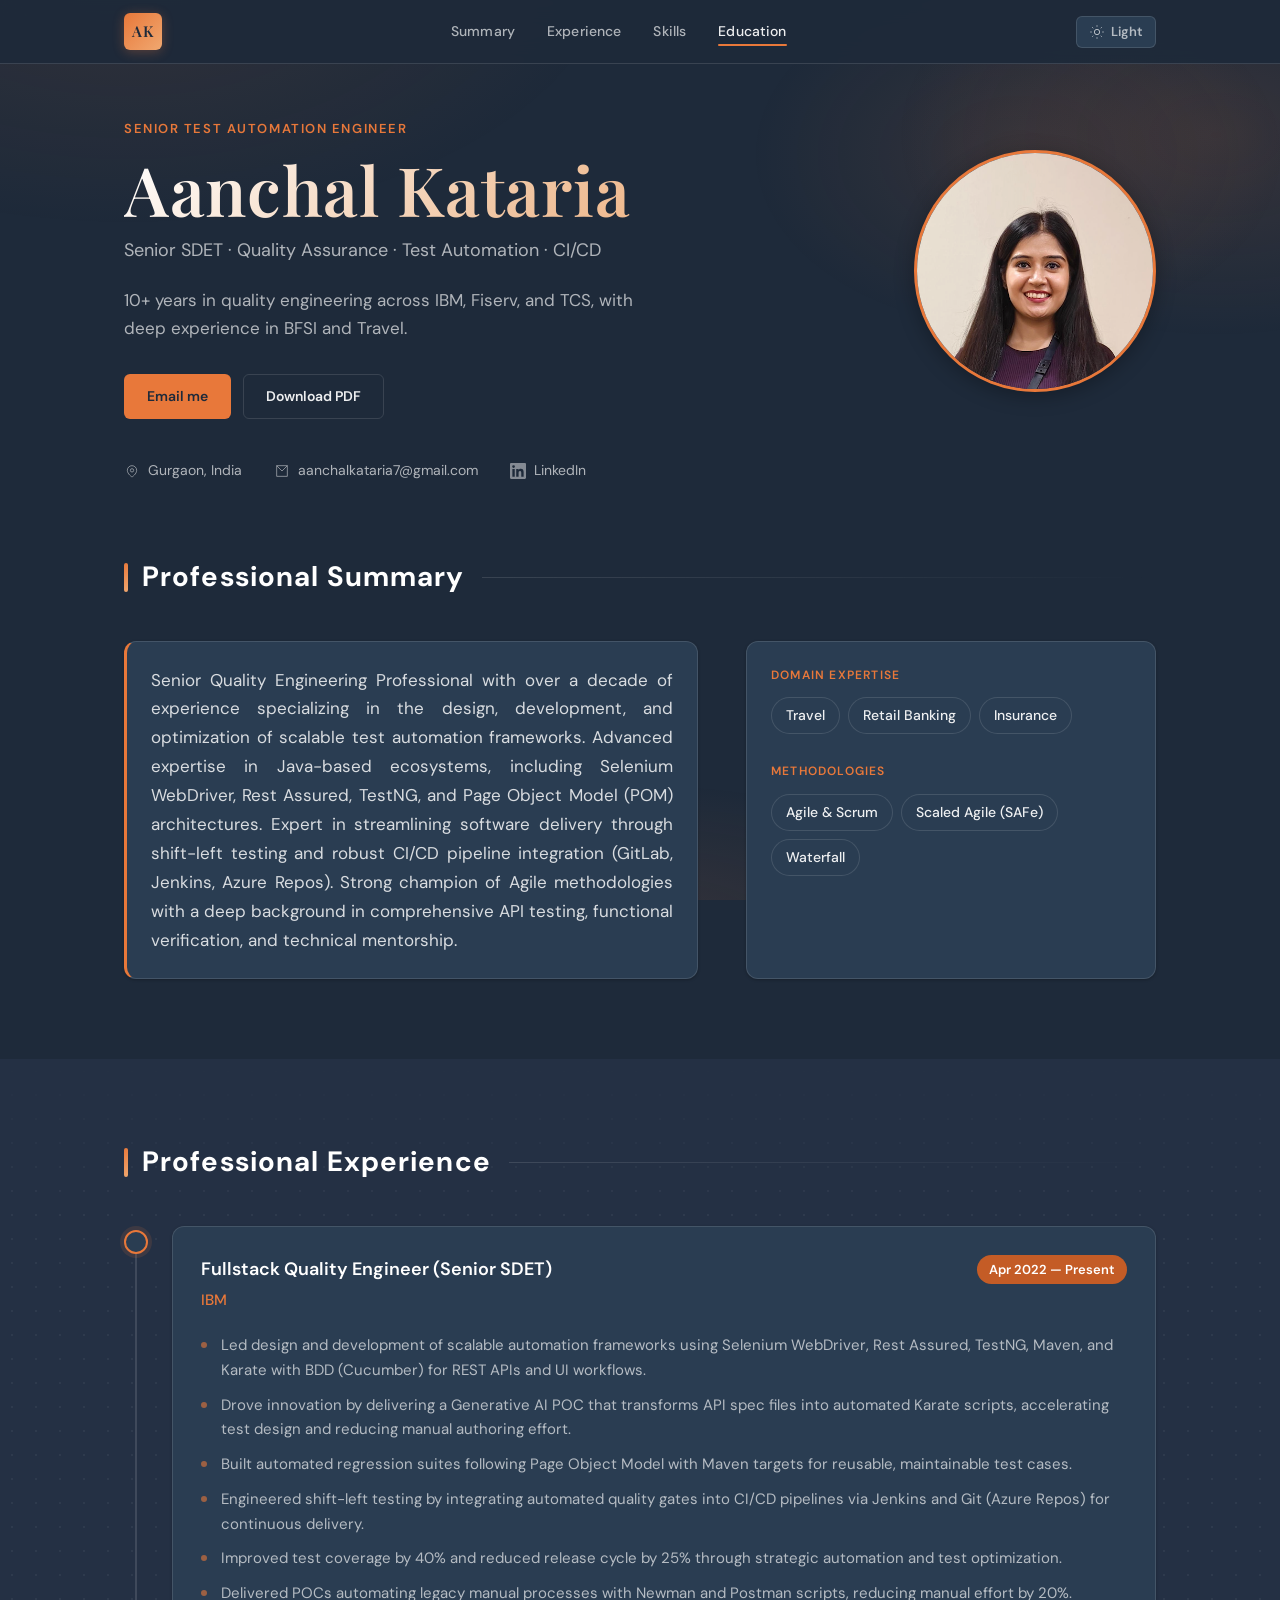
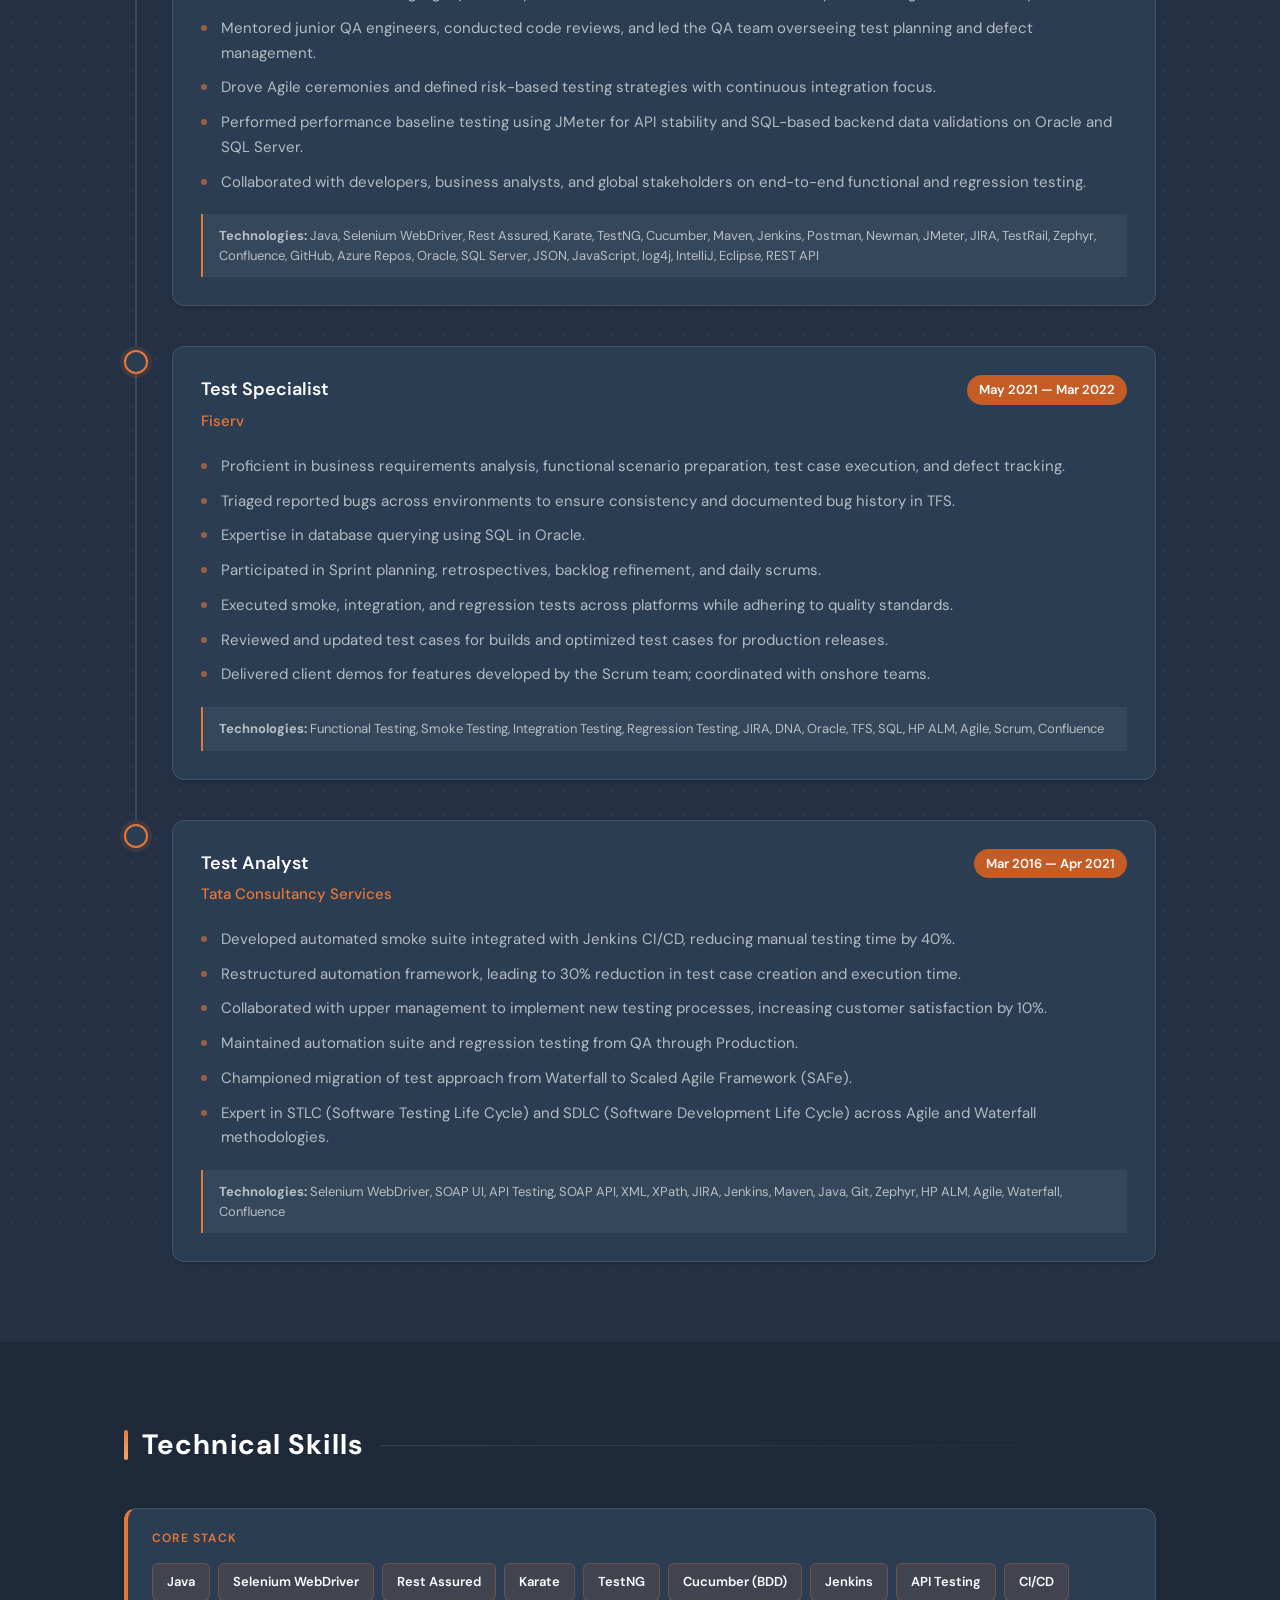
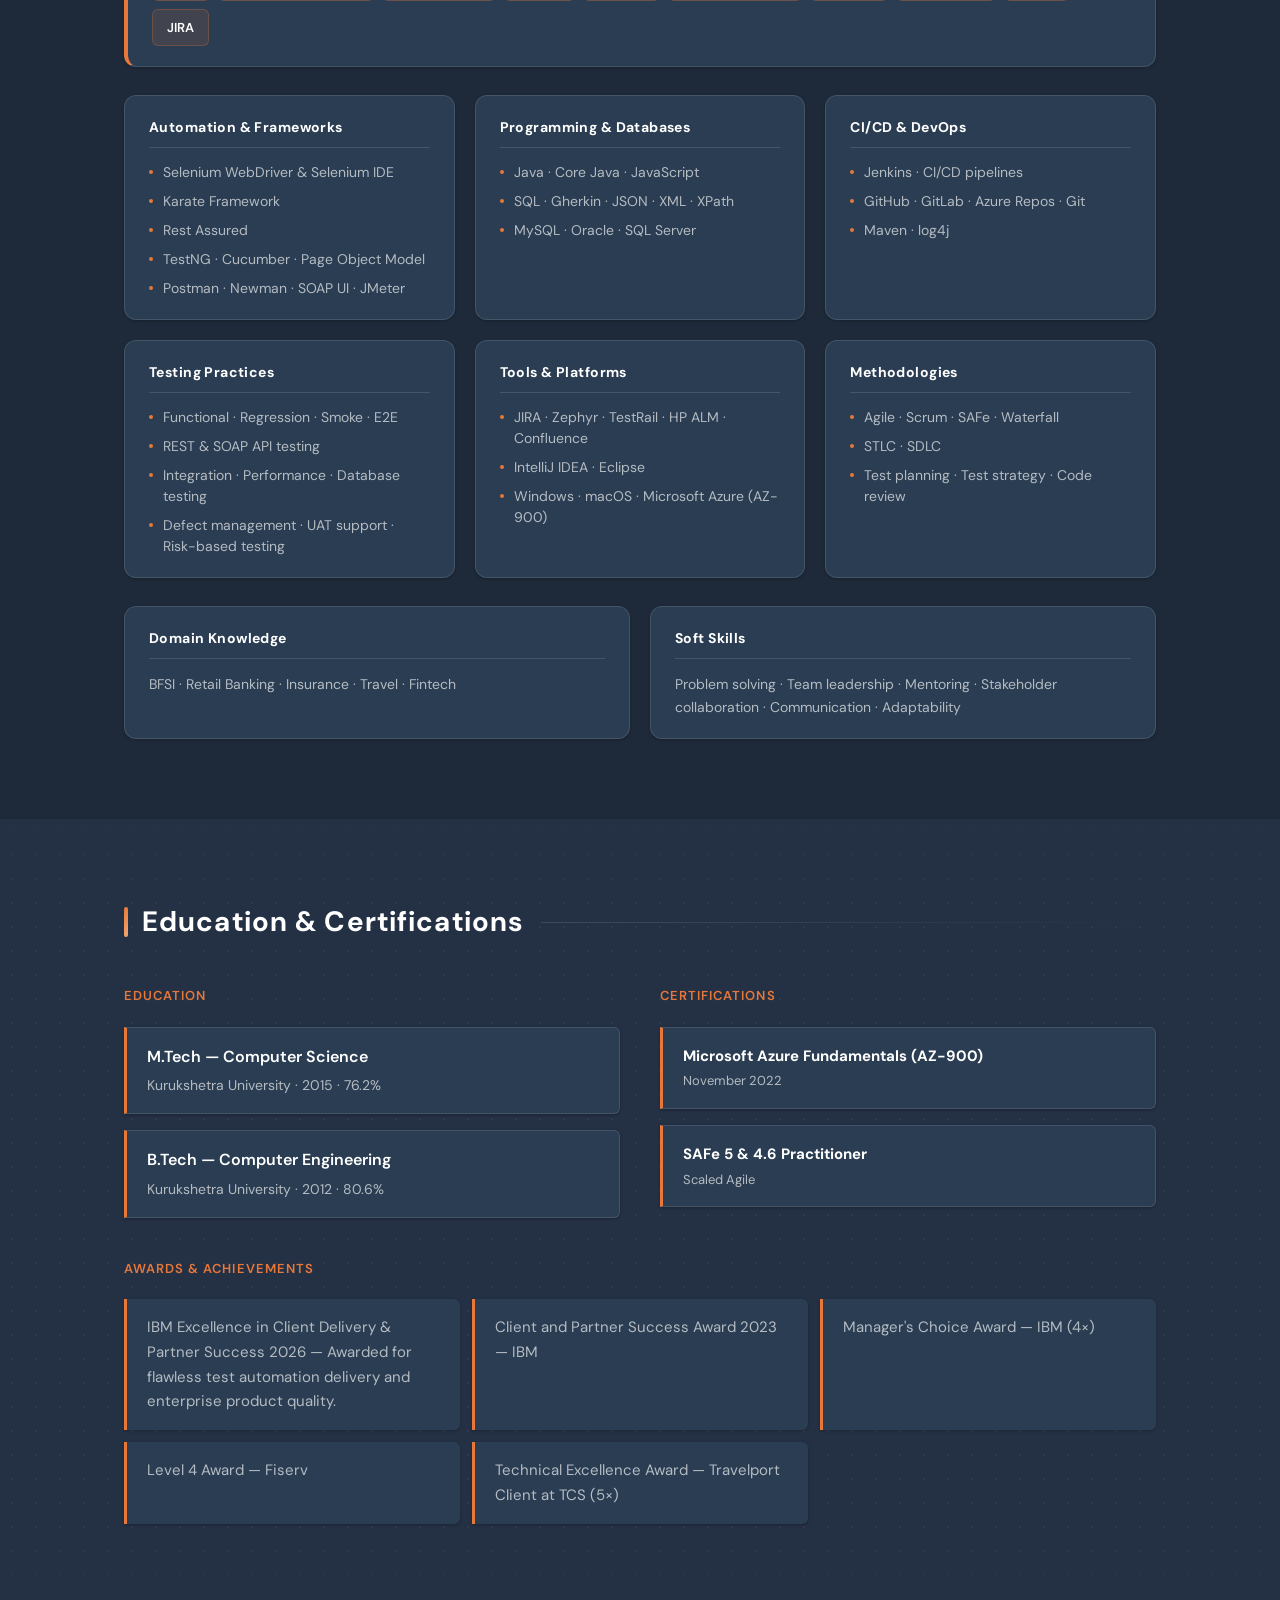
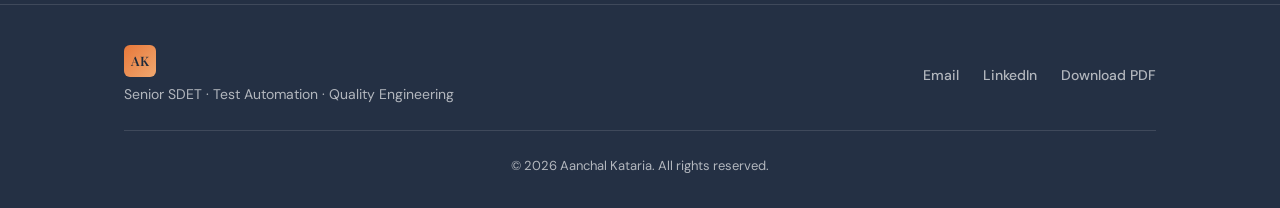
<file: index.html>
<!DOCTYPE html>
<html lang="en">
<head>
  <meta charset="UTF-8">
  <meta name="viewport" content="width=device-width, initial-scale=1.0">
  <meta name="description" content="Aanchal Kataria — Senior Test Automation Engineer & SDET with 10+ years of experience in quality engineering, API automation, Selenium, Karate, Rest Assured, and CI/CD.">
  <meta name="author" content="Aanchal Kataria">
  <meta name="keywords" content="Senior SDET, Test Automation Engineer, Quality Assurance, Selenium WebDriver, Rest Assured, Karate, TestNG, Cucumber, BDD, Jenkins, CI/CD, API Testing, REST API, SOAP API, Java, JIRA, Agile, Scrum, SAFe, IBM, Fiserv, TCS, Gurgaon">
  <meta name="robots" content="index, follow">
  <meta property="og:title" content="Aanchal Kataria | Senior SDET | Test Automation Engineer">
  <meta property="og:description" content="Senior SDET with 10+ years in test automation, API testing, Selenium, Karate, Rest Assured, Jenkins CI/CD, and Agile quality engineering.">
  <meta property="og:type" content="profile">
  <meta property="og:image" content="assets/aanchal-photo.png">
  <title>Aanchal Kataria | Senior SDET | Test Automation Engineer</title>
  <script>
    (function () {
      var stored = localStorage.getItem("theme");
      document.documentElement.setAttribute("data-theme", stored || "dark");
    })();
  </script>
  <script type="application/ld+json">
  {
    "@context": "https://schema.org",
    "@type": "Person",
    "name": "Aanchal Kataria",
    "image": "assets/aanchal-photo.png",
    "jobTitle": "Senior Test Automation Engineer",
    "description": "Senior SDET with 10+ years leading test automation, API testing, and CI/CD quality engineering across BFSI and Travel domains.",
    "email": "aanchalkataria7@gmail.com",
    "address": {
      "@type": "PostalAddress",
      "addressLocality": "Gurgaon",
      "addressRegion": "Haryana",
      "addressCountry": "IN"
    },
    "url": "https://www.linkedin.com/in/aanchal-kataria/",
    "sameAs": ["https://www.linkedin.com/in/aanchal-kataria/"],
    "knowsAbout": [
      "Selenium WebDriver", "Test Automation", "SDET", "Quality Assurance",
      "Rest Assured", "Karate", "TestNG", "Cucumber", "BDD", "Page Object Model",
      "API Testing", "REST API", "SOAP API", "Jenkins", "CI/CD", "Java",
      "JIRA", "Agile", "Scrum", "SAFe", "JMeter", "Postman", "Oracle", "SQL Server"
    ],
    "alumniOf": [
      {"@type": "CollegeOrUniversity", "name": "Kurukshetra University"}
    ],
    "hasCredential": [
      {"@type": "EducationalOccupationalCredential", "name": "Microsoft Azure Fundamentals AZ-900"},
      {"@type": "EducationalOccupationalCredential", "name": "SAFe 5 Practitioner"}
    ],
    "worksFor": {"@type": "Organization", "name": "IBM"},
    "workExperience": [
      {
        "@type": "OrganizationRole",
        "roleName": "Fullstack Quality Engineer (Senior SDET)",
        "startDate": "2022-04",
        "worksFor": {"@type": "Organization", "name": "IBM"}
      },
      {
        "@type": "OrganizationRole",
        "roleName": "Test Specialist",
        "startDate": "2021-05",
        "endDate": "2022-03",
        "worksFor": {"@type": "Organization", "name": "Fiserv"}
      },
      {
        "@type": "OrganizationRole",
        "roleName": "Test Analyst",
        "startDate": "2016-03",
        "endDate": "2021-04",
        "worksFor": {"@type": "Organization", "name": "Tata Consultancy Services"}
      }
    ]
  }
  </script>
  <link rel="preconnect" href="https://fonts.googleapis.com">
  <link rel="preconnect" href="https://fonts.gstatic.com" crossorigin>
  <link href="https://fonts.googleapis.com/css2?family=DM+Sans:ital,opsz,wght@0,9..40,400;0,9..40,500;0,9..40,600;0,9..40,700;1,9..40,400&family=Instrument+Serif:ital@0;1&family=Playfair+Display:wght@500;600&display=swap" rel="stylesheet">
  <link rel="stylesheet" href="css/styles.css">
</head>
<body>
  <a class="skip-link" href="#main">Skip to content</a>

  <header class="site-header">
    <nav class="nav" aria-label="Primary">
      <a class="nav-logo" href="#">AK</a>
      <ul class="nav-links">
        <li><a href="#about">Summary</a></li>
        <li><a href="#experience">Experience</a></li>
        <li><a href="#skills">Skills</a></li>
        <li><a href="#education">Education</a></li>
      </ul>
      <div class="nav-actions">
        <button class="theme-toggle" id="theme-toggle" type="button" aria-label="Switch to light theme">
          <svg class="theme-icon theme-icon-sun" aria-hidden="true" viewBox="0 0 24 24" fill="none" stroke="currentColor" stroke-width="1.5"><circle cx="12" cy="12" r="4"/><path d="M12 2v2M12 20v2M4.93 4.93l1.41 1.41M17.66 17.66l1.41 1.41M2 12h2M20 12h2M4.93 19.07l1.41-1.41M17.66 6.34l1.41-1.41"/></svg>
          <svg class="theme-icon theme-icon-moon" aria-hidden="true" viewBox="0 0 24 24" fill="none" stroke="currentColor" stroke-width="1.5"><path d="M21 12.79A9 9 0 1 1 11.21 3 7 7 0 0 0 21 12.79z"/></svg>
          <span class="theme-toggle-label">Light</span>
        </button>
        <button class="nav-toggle" aria-label="Toggle menu" aria-expanded="false">
        <span></span>
        <span></span>
        <span></span>
        </button>
      </div>
    </nav>
  </header>

  <main id="main">
    <section class="hero" aria-labelledby="hero-heading">
      <div class="hero-content">
        <p class="hero-eyebrow">Senior Test Automation Engineer</p>
        <h1 id="hero-heading">Aanchal Kataria</h1>
        <p class="hero-tagline">Senior SDET · Quality Assurance · Test Automation · CI/CD</p>
        <p class="hero-summary">
          10+ years in quality engineering across IBM, Fiserv, and TCS, with deep experience in BFSI and Travel.
        </p>
        <div class="hero-actions">
          <a class="btn btn-primary" href="mailto:aanchalkataria7@gmail.com">Email me</a>
          <a class="btn btn-ghost" href="assets/aanchal-kataria-resume.pdf" download="Aanchal-Kataria-Resume.pdf">Download PDF</a>
        </div>
        <ul class="hero-meta">
          <li>
            <svg aria-hidden="true" viewBox="0 0 24 24" fill="none" stroke="currentColor" stroke-width="1.5"><path d="M12 21s-7-4.5-7-10a7 7 0 1 1 14 0c0 5.5-7 10-7 10z"/><circle cx="12" cy="11" r="2.5"/></svg>
            Gurgaon, India
          </li>
          <li>
            <svg aria-hidden="true" viewBox="0 0 24 24" fill="none" stroke="currentColor" stroke-width="1.5"><path d="M4 4h16v16H4z"/><path d="m4 4 8 8 8-8"/></svg>
            <a href="mailto:aanchalkataria7@gmail.com">aanchalkataria7@gmail.com</a>
          </li>
          <li>
            <svg aria-hidden="true" viewBox="0 0 24 24" fill="currentColor"><path d="M20.447 20.452h-3.554v-5.569c0-1.328-.027-3.037-1.852-3.037-1.853 0-2.136 1.445-2.136 2.939v5.667H9.351V9h3.414v1.561h.046c.477-.9 1.637-1.85 3.37-1.85 3.601 0 4.267 2.37 4.267 5.455v6.286zM5.337 7.433a2.062 2.062 0 0 1-2.063-2.065 2.064 2.064 0 1 1 2.063 2.065zm1.782 13.019H3.555V9h3.564v11.452zM22.225 0H1.771C.792 0 0 .774 0 1.729v20.542C0 23.227.792 24 1.771 24h20.451C23.2 24 24 23.227 24 22.271V1.729C24 .774 23.2 0 22.222 0h.003z"/></svg>
            <a href="https://www.linkedin.com/in/aanchal-kataria/" target="_blank" rel="noopener noreferrer">LinkedIn</a>
          </li>
        </ul>
      </div>
      <div class="hero-aside">
        <picture class="hero-photo">
          <img src="assets/aanchal-photo.png" alt="Aanchal Kataria — Senior SDET" width="308" height="308">
        </picture>
      </div>
    </section>

    <section id="about" class="section">
      <div class="container">
        <h2 class="section-title">Professional Summary</h2>
        <div class="about-grid">
          <p class="about-text">Senior Quality Engineering Professional with over a decade of experience specializing in the design, development, and optimization of scalable test automation frameworks. Advanced expertise in Java-based ecosystems, including Selenium WebDriver, Rest Assured, TestNG, and Page Object Model (POM) architectures. Expert in streamlining software delivery through shift-left testing and robust CI/CD pipeline integration (GitLab, Jenkins, Azure Repos). Strong champion of Agile methodologies with a deep background in comprehensive API testing, functional verification, and technical mentorship.</p>
          <div class="about-domains">
            <h3>Domain Expertise</h3>
            <ul>
              <li>Travel</li>
              <li>Retail Banking</li>
              <li>Insurance</li>
            </ul>
            <h3>Methodologies</h3>
            <ul>
              <li>Agile &amp; Scrum</li>
              <li>Scaled Agile (SAFe)</li>
              <li>Waterfall</li>
            </ul>
          </div>
        </div>
      </div>
    </section>

    <section id="experience" class="section section-alt">
      <div class="container">
        <h2 class="section-title">Professional Experience</h2>
        <ol class="timeline">
          <li class="timeline-item">
            <div class="timeline-marker" aria-hidden="true"></div>
            <article class="timeline-card">
              <header class="timeline-header">
                <div>
                  <h3>Fullstack Quality Engineer (Senior SDET)</h3>
                  <p class="timeline-company">IBM</p>
                </div>
                <time datetime="2022-04">Apr 2022 — Present</time>
              </header>
              <ul class="timeline-details">
                <li>Led design and development of scalable automation frameworks using Selenium WebDriver, Rest Assured, TestNG, Maven, and Karate with BDD (Cucumber) for REST APIs and UI workflows.</li>
                <li>Drove innovation by delivering a Generative AI POC that transforms API spec files into automated Karate scripts, accelerating test design and reducing manual authoring effort.</li>
                <li>Built automated regression suites following Page Object Model with Maven targets for reusable, maintainable test cases.</li>
                <li>Engineered shift-left testing by integrating automated quality gates into CI/CD pipelines via Jenkins and Git (Azure Repos) for continuous delivery.</li>
                <li>Improved test coverage by 40% and reduced release cycle by 25% through strategic automation and test optimization.</li>
                <li>Delivered POCs automating legacy manual processes with Newman and Postman scripts, reducing manual effort by 20%.</li>
                <li>Mentored junior QA engineers, conducted code reviews, and led the QA team overseeing test planning and defect management.</li>
                <li>Drove Agile ceremonies and defined risk-based testing strategies with continuous integration focus.</li>
                <li>Performed performance baseline testing using JMeter for API stability and SQL-based backend data validations on Oracle and SQL Server.</li>
                <li>Collaborated with developers, business analysts, and global stakeholders on end-to-end functional and regression testing.</li>
              </ul>
              <p class="timeline-env"><strong>Technologies:</strong> Java, Selenium WebDriver, Rest Assured, Karate, TestNG, Cucumber, Maven, Jenkins, Postman, Newman, JMeter, JIRA, TestRail, Zephyr, Confluence, GitHub, Azure Repos, Oracle, SQL Server, JSON, JavaScript, log4j, IntelliJ, Eclipse, REST API</p>
            </article>
          </li>

          <li class="timeline-item">
            <div class="timeline-marker" aria-hidden="true"></div>
            <article class="timeline-card">
              <header class="timeline-header">
                <div>
                  <h3>Test Specialist</h3>
                  <p class="timeline-company">Fiserv</p>
                </div>
                <time datetime="2021-05/2022-03">May 2021 — Mar 2022</time>
              </header>
              <ul class="timeline-details">
                <li>Proficient in business requirements analysis, functional scenario preparation, test case execution, and defect tracking.</li>
                <li>Triaged reported bugs across environments to ensure consistency and documented bug history in TFS.</li>
                <li>Expertise in database querying using SQL in Oracle.</li>
                <li>Participated in Sprint planning, retrospectives, backlog refinement, and daily scrums.</li>
                <li>Executed smoke, integration, and regression tests across platforms while adhering to quality standards.</li>
                <li>Reviewed and updated test cases for builds and optimized test cases for production releases.</li>
                <li>Delivered client demos for features developed by the Scrum team; coordinated with onshore teams.</li>
              </ul>
              <p class="timeline-env"><strong>Technologies:</strong> Functional Testing, Smoke Testing, Integration Testing, Regression Testing, JIRA, DNA, Oracle, TFS, SQL, HP ALM, Agile, Scrum, Confluence</p>
            </article>
          </li>

          <li class="timeline-item">
            <div class="timeline-marker" aria-hidden="true"></div>
            <article class="timeline-card">
              <header class="timeline-header">
                <div>
                  <h3>Test Analyst</h3>
                  <p class="timeline-company">Tata Consultancy Services</p>
                </div>
                <time datetime="2016-03/2021-04">Mar 2016 — Apr 2021</time>
              </header>
              <ul class="timeline-details">
                <li>Developed automated smoke suite integrated with Jenkins CI/CD, reducing manual testing time by 40%.</li>
                <li>Restructured automation framework, leading to 30% reduction in test case creation and execution time.</li>
                <li>Collaborated with upper management to implement new testing processes, increasing customer satisfaction by 10%.</li>
                <li>Maintained automation suite and regression testing from QA through Production.</li>
                <li>Championed migration of test approach from Waterfall to Scaled Agile Framework (SAFe).</li>
                <li>Expert in STLC (Software Testing Life Cycle) and SDLC (Software Development Life Cycle) across Agile and Waterfall methodologies.</li>
              </ul>
              <p class="timeline-env"><strong>Technologies:</strong> Selenium WebDriver, SOAP UI, API Testing, SOAP API, XML, XPath, JIRA, Jenkins, Maven, Java, Git, Zephyr, HP ALM, Agile, Waterfall, Confluence</p>
            </article>
          </li>
        </ol>
      </div>
    </section>

    <section id="skills" class="section">
      <div class="container">
        <h2 class="section-title">Technical Skills</h2>

        <div class="skills-showcase">
          <div class="skills-core">
            <p class="skills-core-label">Core stack</p>
            <div class="skills-core-tags">
              <span>Java</span>
              <span>Selenium WebDriver</span>
              <span>Rest Assured</span>
              <span>Karate</span>
              <span>TestNG</span>
              <span>Cucumber (BDD)</span>
              <span>Jenkins</span>
              <span>API Testing</span>
              <span>CI/CD</span>
              <span>JIRA</span>
            </div>
          </div>

          <div class="skills-cards">
            <article class="skill-card">
              <h3>Automation &amp; Frameworks</h3>
              <ul>
                <li>Selenium WebDriver &amp; Selenium IDE</li>
                <li>Karate Framework</li>
                <li>Rest Assured</li>
                <li>TestNG · Cucumber · Page Object Model</li>
                <li>Postman · Newman · SOAP UI · JMeter</li>
              </ul>
            </article>

            <article class="skill-card">
              <h3>Programming &amp; Databases</h3>
              <ul>
                <li>Java · Core Java · JavaScript</li>
                <li>SQL · Gherkin · JSON · XML · XPath</li>
                <li>MySQL · Oracle · SQL Server</li>
              </ul>
            </article>

            <article class="skill-card">
              <h3>CI/CD &amp; DevOps</h3>
              <ul>
                <li>Jenkins · CI/CD pipelines</li>
                <li>GitHub · GitLab · Azure Repos · Git</li>
                <li>Maven · log4j</li>
              </ul>
            </article>

            <article class="skill-card">
              <h3>Testing Practices</h3>
              <ul>
                <li>Functional · Regression · Smoke · E2E</li>
                <li>REST &amp; SOAP API testing</li>
                <li>Integration · Performance · Database testing</li>
                <li>Defect management · UAT support · Risk-based testing</li>
              </ul>
            </article>

            <article class="skill-card">
              <h3>Tools &amp; Platforms</h3>
              <ul>
                <li>JIRA · Zephyr · TestRail · HP ALM · Confluence</li>
                <li>IntelliJ IDEA · Eclipse</li>
                <li>Windows · macOS · Microsoft Azure (AZ-900)</li>
              </ul>
            </article>

            <article class="skill-card">
              <h3>Methodologies</h3>
              <ul>
                <li>Agile · Scrum · SAFe · Waterfall</li>
                <li>STLC · SDLC</li>
                <li>Test planning · Test strategy · Code review</li>
              </ul>
            </article>
          </div>

          <div class="skills-footer">
            <article class="skill-card skill-card-compact">
              <h3>Domain Knowledge</h3>
              <p>BFSI · Retail Banking · Insurance · Travel · Fintech</p>
            </article>
            <article class="skill-card skill-card-compact">
              <h3>Soft Skills</h3>
              <p>Problem solving · Team leadership · Mentoring · Stakeholder collaboration · Communication · Adaptability</p>
            </article>
          </div>
        </div>
      </div>
    </section>

    <section id="education" class="section section-alt">
      <div class="container">
        <h2 class="section-title">Education &amp; Certifications</h2>
        <div class="edu-grid">
          <div class="edu-block">
            <h3>Education</h3>
            <ul class="edu-list">
              <li>
                <div class="edu-degree">M.Tech — Computer Science</div>
                <div class="edu-school">Kurukshetra University · 2015 · 76.2%</div>
              </li>
              <li>
                <div class="edu-degree">B.Tech — Computer Engineering</div>
                <div class="edu-school">Kurukshetra University · 2012 · 80.6%</div>
              </li>
            </ul>
          </div>
          <div class="edu-block">
            <h3>Certifications</h3>
            <ul class="cert-list">
              <li>
                <strong>Microsoft Azure Fundamentals (AZ-900)</strong>
                <span>November 2022</span>
              </li>
              <li>
                <strong>SAFe 5 &amp; 4.6 Practitioner</strong>
                <span>Scaled Agile</span>
              </li>
            </ul>
          </div>
          <div class="edu-block edu-block-wide">
            <h3>Awards &amp; Achievements</h3>
            <ul class="awards-list">
              <li>IBM Excellence in Client Delivery &amp; Partner Success 2026 — Awarded for flawless test automation delivery and enterprise product quality.</li>
              <li>Client and Partner Success Award 2023 — IBM</li>
              <li>Manager's Choice Award — IBM (4×)</li>
              <li>Level 4 Award — Fiserv</li>
              <li>Technical Excellence Award — Travelport Client at TCS (5×)</li>
            </ul>
          </div>
        </div>
      </div>
    </section>
  </main>

  <button class="back-to-top" id="back-to-top" type="button" aria-label="Back to top" hidden>
    <svg aria-hidden="true" viewBox="0 0 24 24" fill="none" stroke="currentColor" stroke-width="2"><path d="M12 19V5M5 12l7-7 7 7"/></svg>
  </button>

  <footer class="site-footer">
    <div class="container footer-inner">
      <div class="footer-brand">
        <span class="footer-logo" aria-hidden="true">AK</span>
        <p class="footer-tagline">Senior SDET · Test Automation · Quality Engineering</p>
      </div>
      <div class="footer-links">
        <a href="mailto:aanchalkataria7@gmail.com">Email</a>
        <a href="https://www.linkedin.com/in/aanchal-kataria/" target="_blank" rel="noopener noreferrer">LinkedIn</a>
        <a href="assets/aanchal-kataria-resume.pdf" download="Aanchal-Kataria-Resume.pdf">Download PDF</a>
      </div>
      <p class="footer-copy">&copy; <span id="year"></span> Aanchal Kataria. All rights reserved.</p>
    </div>
  </footer>

  <script src="js/main.js"></script>
</body>
</html>
</file>
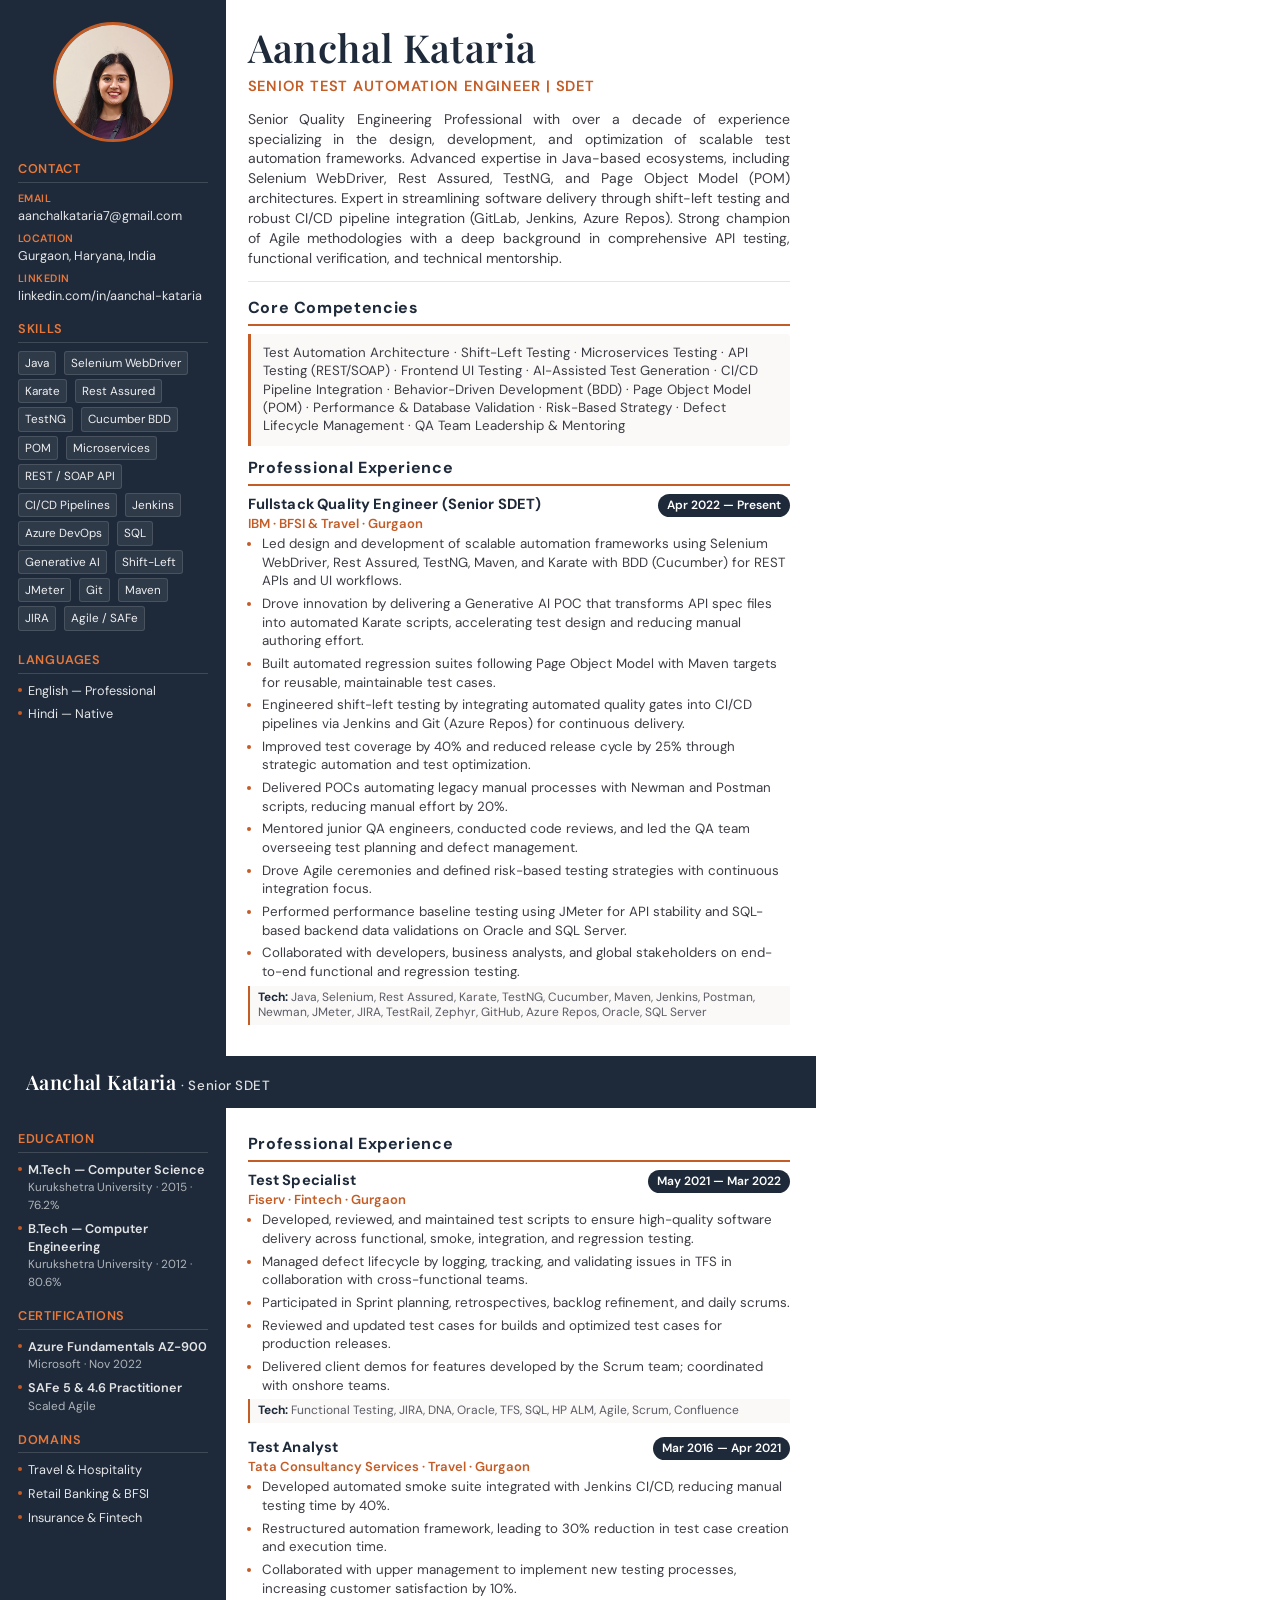
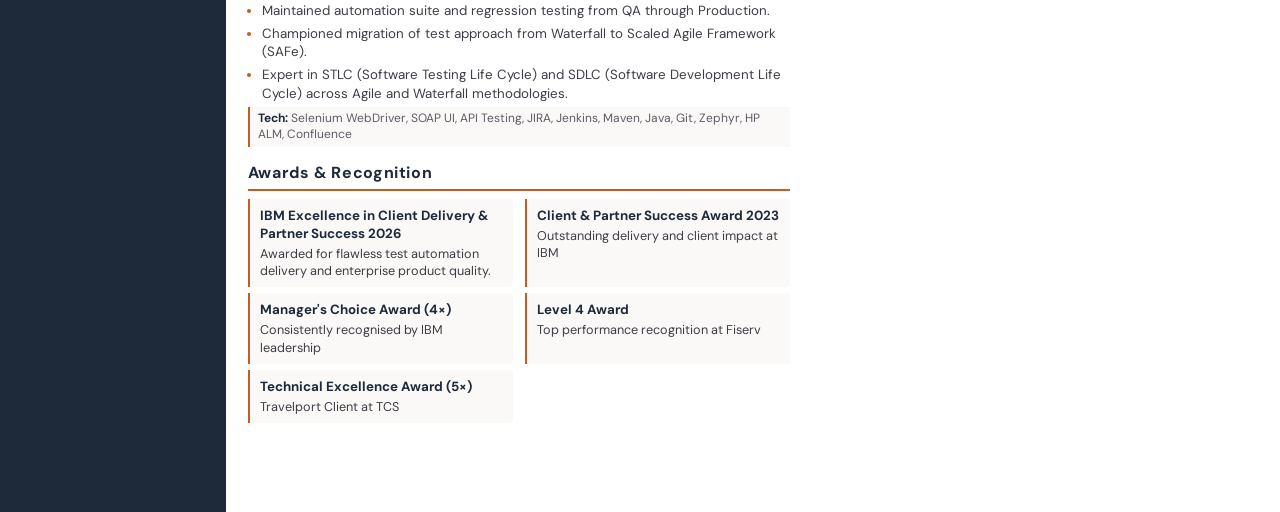
<file: resume-pdf.html>
<!DOCTYPE html>
<html lang="en">
<head>
  <meta charset="UTF-8">
  <title>Aanchal Kataria — Resume</title>
  <link rel="preconnect" href="https://fonts.googleapis.com">
  <link rel="preconnect" href="https://fonts.gstatic.com" crossorigin>
  <link href="https://fonts.googleapis.com/css2?family=DM+Sans:wght@400;500;600;700&family=Playfair+Display:wght@500;600&display=swap" rel="stylesheet">
  <style>
    @page { size: letter; margin: 0; }

    * { box-sizing: border-box; margin: 0; padding: 0; }

    html, body {
      -webkit-print-color-adjust: exact;
      print-color-adjust: exact;
      text-rendering: optimizeLegibility;
      font-kerning: normal;
    }

    body {
      font-family: "DM Sans", Helvetica, Arial, sans-serif;
      font-size: 10.5pt;
      line-height: 1.4;
      color: #1a1a1f;
      background: #fff;
    }

    .page {
      width: 8.5in;
      height: 11in;
      overflow: hidden;
      page-break-after: always;
      background: #fff;
    }

    .page:last-child { page-break-after: auto; }

    .layout {
      display: grid;
      grid-template-columns: 2.35in 1fr;
      height: 11in;
    }

    /* ── Sidebar ── */
    .sidebar {
      background: #1e2a3a;
      color: #fff;
      padding: 22px 18px;
    }

    .photo-wrap {
      width: 120px;
      height: 120px;
      margin: 0 auto 18px;
      border-radius: 50%;
      overflow: hidden;
      border: 3px solid #c45c26;
      background: #f5f2ee;
    }

    .photo-wrap img {
      width: 100%;
      height: 100%;
      object-fit: cover;
      display: block;
    }

    .sidebar h2 {
      font-family: "DM Sans", Helvetica, Arial, sans-serif;
      font-size: 9.5pt;
      font-weight: 600;
      text-transform: uppercase;
      letter-spacing: 0.05em;
      line-height: 1.4;
      color: #e8783a;
      margin-bottom: 8px;
      padding-bottom: 4px;
      border-bottom: 1px solid rgba(255,255,255,0.15);
    }

    .sidebar h2:not(:first-of-type) { margin-top: 16px; }

    .contact-item {
      font-size: 9.5pt;
      color: rgba(255,255,255,0.88);
      margin-bottom: 7px;
      line-height: 1.35;
    }

    .contact-item strong {
      display: block;
      font-size: 8pt;
      font-weight: 600;
      text-transform: uppercase;
      letter-spacing: 0.04em;
      line-height: 1.4;
      color: #e8783a;
      margin-bottom: 1px;
    }

    .skill-tag {
      display: inline-block;
      font-size: 8.8pt;
      color: rgba(255,255,255,0.92);
      background: rgba(255,255,255,0.08);
      border: 1px solid rgba(255,255,255,0.12);
      border-radius: 3px;
      padding: 3px 6px;
      margin: 0 4px 4px 0;
    }

    .sidebar-list li {
      font-size: 9.5pt;
      color: rgba(255,255,255,0.88);
      margin-bottom: 6px;
      padding-left: 10px;
      position: relative;
      list-style: none;
    }

    .sidebar-list li::before {
      content: "";
      position: absolute;
      left: 0; top: 6px;
      width: 4px; height: 4px;
      background: #c45c26;
      border-radius: 50%;
    }

    .sidebar-list .t { font-weight: 600; display: block; }
    .sidebar-list .s { font-size: 8.8pt; color: rgba(255,255,255,0.65); }

    /* ── Main ── */
    .main {
      padding: 24px 26px 20px 22px;
    }

    .main h1 {
      font-family: "Playfair Display", Georgia, "Times New Roman", serif;
      font-size: 29pt;
      font-weight: 600;
      color: #1e2a3a;
      line-height: 1.2;
      letter-spacing: 0.01em;
      margin-bottom: 6px;
    }

    .main .role {
      font-family: "DM Sans", Helvetica, Arial, sans-serif;
      font-size: 11pt;
      font-weight: 600;
      color: #c45c26;
      text-transform: uppercase;
      letter-spacing: 0.06em;
      line-height: 1.45;
      margin-bottom: 12px;
    }

    .summary {
      font-size: 10.5pt;
      color: #3d3d45;
      line-height: 1.42;
      text-align: justify;
      margin-bottom: 14px;
      padding-bottom: 12px;
      border-bottom: 1px solid #e8e4df;
    }

    h2.section {
      font-family: "DM Sans", Helvetica, Arial, sans-serif;
      font-size: 12pt;
      font-weight: 700;
      letter-spacing: 0.04em;
      line-height: 1.45;
      color: #1e2a3a;
      margin-bottom: 8px;
      padding-bottom: 5px;
      border-bottom: 2px solid #c45c26;
    }

    h2.section.spaced { margin-top: 12px; }

    .job { 
      margin-bottom: 14px;
      page-break-inside: avoid;
      break-inside: avoid;
    }

    .job-head {
      display: flex;
      justify-content: space-between;
      align-items: flex-start;
      gap: 8px;
      margin-bottom: 3px;
    }

    .job-title {
      font-size: 11pt;
      font-weight: 700;
      line-height: 1.4;
      letter-spacing: 0.01em;
      color: #1e2a3a;
    }

    .job-meta {
      font-size: 9.8pt;
      font-weight: 600;
      line-height: 1.35;
      color: #c45c26;
    }

    .job-date {
      font-size: 9pt;
      font-weight: 600;
      color: #fff;
      background: #1e2a3a;
      padding: 3px 9px;
      border-radius: 100px;
      white-space: nowrap;
    }

    .job ul { padding-left: 14px; }

    .job li {
      font-size: 10pt;
      color: #3d3d45;
      margin-bottom: 4px;
      line-height: 1.4;
    }

    .job li::marker { color: #c45c26; }

    .tech {
      font-size: 9pt;
      color: #5c5c66;
      background: #faf9f7;
      border-left: 2px solid #c45c26;
      padding: 4px 8px;
      margin-top: 3px;
      line-height: 1.32;
    }

    .tech strong { color: #1e2a3a; }

    .highlight-box {
      background: #faf9f7;
      border-left: 3px solid #c45c26;
      padding: 10px 12px;
      margin-bottom: 10px;
      border-radius: 0 4px 4px 0;
    }

    .highlight-box p {
      font-size: 10pt;
      color: #3d3d45;
      line-height: 1.38;
      margin-bottom: 6px;
    }

    .highlight-box p:last-child { margin-bottom: 0; }

    .awards-grid {
      display: grid;
      grid-template-columns: 1fr 1fr;
      gap: 6px 12px;
    }

    .award-card {
      font-size: 9.5pt;
      color: #3d3d45;
      padding: 8px 10px;
      background: #faf9f7;
      border-left: 2px solid #c45c26;
      border-radius: 0 4px 4px 0;
      line-height: 1.35;
    }

    .award-card strong {
      display: block;
      color: #1e2a3a;
      font-size: 10pt;
      margin-bottom: 2px;
    }

    .page2-header {
      background: #1e2a3a;
      color: #fff;
      padding: 12px 26px;
      font-family: "Playfair Display", Georgia, "Times New Roman", serif;
      font-size: 15pt;
      font-weight: 600;
      letter-spacing: 0.02em;
      line-height: 1.4;
    }

    .page2-header .subtitle {
      font-family: "DM Sans", Helvetica, Arial, sans-serif;
      font-size: 10pt;
      font-weight: 500;
      letter-spacing: 0.04em;
      color: rgba(255, 255, 255, 0.85);
    }
  </style>
</head>
<body>

  <!-- PAGE 1 -->
  <div class="page">
    <div class="layout">
      <aside class="sidebar">
        <div class="photo-wrap">
          <img src="assets/aanchal-photo.png" alt="Aanchal Kataria">
        </div>

        <h2>Contact</h2>
        <div class="contact-item"><strong>Email</strong>aanchalkataria7@gmail.com</div>
        <div class="contact-item"><strong>Location</strong>Gurgaon, Haryana, India</div>
        <div class="contact-item"><strong>LinkedIn</strong>linkedin.com/in/aanchal-kataria</div>

        <h2>Skills</h2>
        <div>
          <span class="skill-tag">Java</span>
          <span class="skill-tag">Selenium WebDriver</span>
          <span class="skill-tag">Karate</span>
          <span class="skill-tag">Rest Assured</span>
          <span class="skill-tag">TestNG</span>
          <span class="skill-tag">Cucumber BDD</span>
          <span class="skill-tag">POM</span>
          <span class="skill-tag">Microservices</span>
          <span class="skill-tag">REST / SOAP API</span>
          <span class="skill-tag">CI/CD Pipelines</span>
          <span class="skill-tag">Jenkins</span>
          <span class="skill-tag">Azure DevOps</span>
          <span class="skill-tag">SQL</span>
          <span class="skill-tag">Generative AI</span>
          <span class="skill-tag">Shift-Left</span>
          <span class="skill-tag">JMeter</span>
          <span class="skill-tag">Git</span>
          <span class="skill-tag">Maven</span>
          <span class="skill-tag">JIRA</span>
          <span class="skill-tag">Agile / SAFe</span>
        </div>

        <h2>Languages</h2>
        <ul class="sidebar-list">
          <li>English — Professional</li>
          <li>Hindi — Native</li>
        </ul>
      </aside>

      <main class="main">
        <h1>Aanchal Kataria</h1>
        <p class="role">Senior Test Automation Engineer | SDET</p>

        <p class="summary">
          Senior Quality Engineering Professional with over a decade of experience specializing in the
          design, development, and optimization of scalable test automation frameworks. Advanced expertise
          in Java-based ecosystems, including Selenium WebDriver, Rest Assured, TestNG, and Page Object
          Model (POM) architectures. Expert in streamlining software delivery through shift-left testing
          and robust CI/CD pipeline integration (GitLab, Jenkins, Azure Repos). Strong champion of Agile
          methodologies with a deep background in comprehensive API testing, functional verification,
          and technical mentorship.
        </p>

        <h2 class="section">Core Competencies</h2>
        <div class="highlight-box">
          <p>Test Automation Architecture · Shift-Left Testing · Microservices Testing · API Testing (REST/SOAP) · Frontend UI Testing · AI-Assisted Test Generation · CI/CD Pipeline Integration · Behavior-Driven Development (BDD) · Page Object Model (POM) · Performance &amp; Database Validation · Risk-Based Strategy · Defect Lifecycle Management · QA Team Leadership &amp; Mentoring</p>
        </div>

        <h2 class="section">Professional Experience</h2>

        <article class="job">
          <div class="job-head">
            <div>
              <div class="job-title">Fullstack Quality Engineer (Senior SDET)</div>
              <div class="job-meta">IBM · BFSI &amp; Travel · Gurgaon</div>
            </div>
            <span class="job-date">Apr 2022 — Present</span>
          </div>
          <ul>
            <li>Led design and development of scalable automation frameworks using Selenium WebDriver, Rest Assured, TestNG, Maven, and Karate with BDD (Cucumber) for REST APIs and UI workflows.</li>
            <li>Drove innovation by delivering a Generative AI POC that transforms API spec files into automated Karate scripts, accelerating test design and reducing manual authoring effort.</li>
            <li>Built automated regression suites following Page Object Model with Maven targets for reusable, maintainable test cases.</li>
            <li>Engineered shift-left testing by integrating automated quality gates into CI/CD pipelines via Jenkins and Git (Azure Repos) for continuous delivery.</li>
            <li>Improved test coverage by 40% and reduced release cycle by 25% through strategic automation and test optimization.</li>
            <li>Delivered POCs automating legacy manual processes with Newman and Postman scripts, reducing manual effort by 20%.</li>
            <li>Mentored junior QA engineers, conducted code reviews, and led the QA team overseeing test planning and defect management.</li>
            <li>Drove Agile ceremonies and defined risk-based testing strategies with continuous integration focus.</li>
            <li>Performed performance baseline testing using JMeter for API stability and SQL-based backend data validations on Oracle and SQL Server.</li>
            <li>Collaborated with developers, business analysts, and global stakeholders on end-to-end functional and regression testing.</li>
          </ul>
          <p class="tech"><strong>Tech:</strong> Java, Selenium, Rest Assured, Karate, TestNG, Cucumber, Maven, Jenkins, Postman, Newman, JMeter, JIRA, TestRail, Zephyr, GitHub, Azure Repos, Oracle, SQL Server</p>
        </article>

      </main>
    </div>
  </div>

  <!-- PAGE 2 -->
  <div class="page">
    <div class="page2-header">Aanchal Kataria <span class="subtitle">· Senior SDET</span></div>
    <div class="layout">
      <aside class="sidebar">
        <h2>Education</h2>
        <ul class="sidebar-list">
          <li><span class="t">M.Tech — Computer Science</span><span class="s">Kurukshetra University · 2015 · 76.2%</span></li>
          <li><span class="t">B.Tech — Computer Engineering</span><span class="s">Kurukshetra University · 2012 · 80.6%</span></li>
        </ul>

        <h2>Certifications</h2>
        <ul class="sidebar-list">
          <li><span class="t">Azure Fundamentals AZ-900</span><span class="s">Microsoft · Nov 2022</span></li>
          <li><span class="t">SAFe 5 &amp; 4.6 Practitioner</span><span class="s">Scaled Agile</span></li>
        </ul>

        <h2>Domains</h2>
        <ul class="sidebar-list">
          <li>Travel &amp; Hospitality</li>
          <li>Retail Banking &amp; BFSI</li>
          <li>Insurance &amp; Fintech</li>
        </ul>
      </aside>

      <main class="main">
        <h2 class="section">Professional Experience</h2>

        <article class="job">
          <div class="job-head">
            <div>
              <div class="job-title">Test Specialist</div>
              <div class="job-meta">Fiserv · Fintech · Gurgaon</div>
            </div>
            <span class="job-date">May 2021 — Mar 2022</span>
          </div>
          <ul>
            <li>Developed, reviewed, and maintained test scripts to ensure high-quality software delivery across functional, smoke, integration, and regression testing.</li>
            <li>Managed defect lifecycle by logging, tracking, and validating issues in TFS in collaboration with cross-functional teams.</li>
            <li>Participated in Sprint planning, retrospectives, backlog refinement, and daily scrums.</li>
            <li>Reviewed and updated test cases for builds and optimized test cases for production releases.</li>
            <li>Delivered client demos for features developed by the Scrum team; coordinated with onshore teams.</li>
          </ul>
          <p class="tech"><strong>Tech:</strong> Functional Testing, JIRA, DNA, Oracle, TFS, SQL, HP ALM, Agile, Scrum, Confluence</p>
        </article>

        <article class="job">
          <div class="job-head">
            <div>
              <div class="job-title">Test Analyst</div>
              <div class="job-meta">Tata Consultancy Services · Travel · Gurgaon</div>
            </div>
            <span class="job-date">Mar 2016 — Apr 2021</span>
          </div>
          <ul>
            <li>Developed automated smoke suite integrated with Jenkins CI/CD, reducing manual testing time by 40%.</li>
            <li>Restructured automation framework, leading to 30% reduction in test case creation and execution time.</li>
            <li>Collaborated with upper management to implement new testing processes, increasing customer satisfaction by 10%.</li>
            <li>Maintained automation suite and regression testing from QA through Production.</li>
            <li>Championed migration of test approach from Waterfall to Scaled Agile Framework (SAFe).</li>
            <li>Expert in STLC (Software Testing Life Cycle) and SDLC (Software Development Life Cycle) across Agile and Waterfall methodologies.</li>
          </ul>
          <p class="tech"><strong>Tech:</strong> Selenium WebDriver, SOAP UI, API Testing, JIRA, Jenkins, Maven, Java, Git, Zephyr, HP ALM, Confluence</p>
        </article>

        <h2 class="section spaced">Awards &amp; Recognition</h2>
        <div class="awards-grid">
          <div class="award-card"><strong>IBM Excellence in Client Delivery &amp; Partner Success 2026</strong>Awarded for flawless test automation delivery and enterprise product quality.</div>
          <div class="award-card"><strong>Client &amp; Partner Success Award 2023</strong>Outstanding delivery and client impact at IBM</div>
          <div class="award-card"><strong>Manager's Choice Award (4×)</strong>Consistently recognised by IBM leadership</div>
          <div class="award-card"><strong>Level 4 Award</strong>Top performance recognition at Fiserv</div>
          <div class="award-card"><strong>Technical Excellence Award (5×)</strong>Travelport Client at TCS</div>
        </div>

      </main>
    </div>
  </div>

</body>
</html>
</file>
<file: css/styles.css>
/* ── Shared design tokens ── */
:root {
  --font-serif: "Instrument Serif", Georgia, serif;
  --font-display: "Playfair Display", Georgia, "Times New Roman", serif;
  --font-sans: "DM Sans", system-ui, sans-serif;

  --radius-sm: 6px;
  --radius-md: 12px;
  --radius-lg: 20px;

  --max-width: 1080px;
  --header-height: 64px;
}

/* ── Light theme (matches PDF resume) ── */
[data-theme="light"] {
  color-scheme: light;

  --color-bg: #ffffff;
  --color-bg-alt: #faf9f7;
  --color-surface: #ffffff;
  --color-text: #1a1a1f;
  --color-text-muted: #5c5c66;
  --color-text-body: #3d3d45;
  --color-accent: #c45c26;
  --color-accent-light: #e8783a;
  --color-accent-bg: rgba(196, 92, 38, 0.08);
  --color-border: #e8e4df;
  --color-heading: #1e2a3a;
  --color-btn-secondary: #1e2a3a;
  --color-btn-secondary-hover: #2a3d52;
  --color-btn-primary-text: #ffffff;
  --color-header-bg: rgba(255, 255, 255, 0.94);
  --color-hero-glow: rgba(196, 92, 38, 0.08);
  --color-highlight-bg: #faf9f7;
  --color-contact-bg: #1e2a3a;
  --color-contact-text: #ffffff;
  --color-contact-muted: rgba(255, 255, 255, 0.75);
  --color-contact-card-bg: rgba(255, 255, 255, 0.06);
  --color-contact-card-border: rgba(255, 255, 255, 0.12);
  --color-contact-card-hover-bg: rgba(232, 120, 58, 0.12);
  --color-contact-card-hover-border: rgba(232, 120, 58, 0.4);
  --color-date-badge-bg: #1e2a3a;
  --color-date-badge-text: #ffffff;

  --shadow-sm: 0 1px 3px rgba(30, 42, 58, 0.06);
  --shadow-md: 0 4px 20px rgba(30, 42, 58, 0.08);
  --shadow-lg: 0 12px 40px rgba(30, 42, 58, 0.1);

  --color-navy: var(--color-heading);
  --gradient-accent: linear-gradient(135deg, #c45c26 0%, #e8783a 100%);
}

/* ── Dark theme (PDF navy sidebar extended) ── */
[data-theme="dark"] {
  color-scheme: dark;

  --color-bg: #1e2a3a;
  --color-bg-alt: #243044;
  --color-surface: #2a3d52;
  --color-text: rgba(255, 255, 255, 0.92);
  --color-text-muted: rgba(255, 255, 255, 0.65);
  --color-text-body: rgba(255, 255, 255, 0.82);
  --color-accent: #e8783a;
  --color-accent-light: #f0a870;
  --color-accent-bg: rgba(232, 120, 58, 0.12);
  --color-border: rgba(255, 255, 255, 0.12);
  --color-heading: #ffffff;
  --color-btn-secondary: #243044;
  --color-btn-secondary-hover: #2a3d52;
  --color-btn-primary-text: #1e2a3a;
  --color-header-bg: rgba(30, 42, 58, 0.94);
  --color-hero-glow: rgba(232, 120, 58, 0.1);
  --color-highlight-bg: rgba(255, 255, 255, 0.05);
  --color-contact-bg: linear-gradient(160deg, #1e2a3a 0%, #152030 100%);
  --color-contact-text: #ffffff;
  --color-contact-muted: rgba(255, 255, 255, 0.7);
  --color-contact-card-bg: rgba(255, 255, 255, 0.06);
  --color-contact-card-border: rgba(255, 255, 255, 0.1);
  --color-contact-card-hover-bg: rgba(232, 120, 58, 0.12);
  --color-contact-card-hover-border: rgba(232, 120, 58, 0.35);
  --color-date-badge-bg: #c45c26;
  --color-date-badge-text: #ffffff;

  --shadow-sm: 0 1px 3px rgba(0, 0, 0, 0.25);
  --shadow-md: 0 4px 20px rgba(0, 0, 0, 0.3);
  --shadow-lg: 0 12px 36px rgba(0, 0, 0, 0.35);

  --color-navy: var(--color-heading);
  --gradient-accent: linear-gradient(135deg, #e8783a 0%, #f0a870 100%);
}

/* ── Reset & base ── */
*,
*::before,
*::after {
  box-sizing: border-box;
  margin: 0;
  padding: 0;
}

html {
  scroll-behavior: smooth;
  scroll-padding-top: calc(var(--header-height) + 1rem);
}

body {
  font-family: var(--font-sans);
  font-size: 1rem;
  line-height: 1.65;
  color: var(--color-text);
  background: var(--color-bg);
  -webkit-font-smoothing: antialiased;
  position: relative;
  isolation: isolate;
}

body::before {
  content: "";
  position: fixed;
  inset: 0;
  z-index: -1;
  pointer-events: none;
  background:
    radial-gradient(ellipse 70% 55% at 10% -5%, var(--color-hero-glow) 0%, transparent 55%),
    radial-gradient(ellipse 50% 45% at 95% 15%, var(--color-accent-bg) 0%, transparent 50%),
    radial-gradient(ellipse 60% 40% at 50% 105%, var(--color-accent-bg) 0%, transparent 45%);
}

::selection {
  background: var(--color-accent-bg);
  color: var(--color-heading);
}

:focus-visible {
  outline: 2px solid var(--color-accent);
  outline-offset: 3px;
}

img,
svg {
  display: block;
  max-width: 100%;
}

a {
  color: var(--color-accent);
  text-decoration: none;
  transition: color 0.2s;
}

a:hover {
  color: var(--color-accent-light);
}

ul,
ol {
  list-style: none;
}

/* ── Skip link ── */
.skip-link {
  position: absolute;
  top: -100%;
  left: 1rem;
  z-index: 200;
  padding: 0.5rem 1rem;
  background: var(--color-accent);
  color: var(--color-bg);
  border-radius: var(--radius-sm);
}

.skip-link:focus {
  top: 1rem;
}

/* ── Header / Nav ── */
.site-header {
  position: sticky;
  top: 0;
  z-index: 100;
  height: var(--header-height);
  background: var(--color-header-bg);
  backdrop-filter: blur(12px);
  border-bottom: 1px solid var(--color-border);
  transition: box-shadow 0.3s ease, border-color 0.3s ease;
}

.site-header.is-scrolled {
  box-shadow: var(--shadow-md);
}

.nav {
  display: flex;
  align-items: center;
  justify-content: space-between;
  max-width: var(--max-width);
  height: 100%;
  margin: 0 auto;
  padding: 0 1.5rem;
}

.nav-logo {
  display: inline-flex;
  align-items: center;
  justify-content: center;
  width: 2.35rem;
  height: 2.35rem;
  font-family: var(--font-display);
  font-size: 0.9375rem;
  font-weight: 600;
  color: var(--color-btn-primary-text);
  background: var(--gradient-accent);
  border-radius: var(--radius-sm);
  letter-spacing: 0.02em;
  box-shadow: 0 2px 10px rgba(196, 92, 38, 0.25);
  transition: transform 0.2s ease, box-shadow 0.2s ease;
}

.nav-logo:hover {
  color: var(--color-btn-primary-text);
  transform: translateY(-1px);
  box-shadow: 0 4px 16px rgba(196, 92, 38, 0.35);
}

[data-theme="dark"] .nav-logo {
  box-shadow: 0 2px 12px rgba(232, 120, 58, 0.3);
}

.nav-links {
  display: flex;
  gap: 2rem;
}

.nav-links a {
  position: relative;
  font-size: 0.875rem;
  font-weight: 500;
  color: var(--color-text-muted);
  letter-spacing: 0.01em;
  transition: color 0.2s ease;
}

.nav-links a::after {
  content: "";
  position: absolute;
  left: 0;
  bottom: -0.35rem;
  width: 100%;
  height: 2px;
  background: var(--color-accent);
  border-radius: 1px;
  transform: scaleX(0);
  transform-origin: left;
  transition: transform 0.25s ease;
}

.nav-links a:hover,
.nav-links a.is-active {
  color: var(--color-text);
}

.nav-links a:hover::after,
.nav-links a.is-active::after {
  transform: scaleX(1);
}

.nav-toggle {
  display: none;
  flex-direction: column;
  gap: 5px;
  padding: 4px;
  background: none;
  border: none;
  cursor: pointer;
}

.nav-toggle span {
  display: block;
  width: 22px;
  height: 2px;
  background: var(--color-text);
  border-radius: 2px;
  transition: transform 0.3s, opacity 0.3s;
}

/* ── Hero ── */
.hero {
  position: relative;
  max-width: var(--max-width);
  margin: 0 auto;
  padding: 3.5rem 1.5rem 2rem;
  display: grid;
  grid-template-columns: 1fr auto;
  gap: 3rem;
  align-items: start;
}

.hero::before {
  content: "";
  position: absolute;
  top: -20%;
  right: -10%;
  width: 50%;
  height: 80%;
  background: radial-gradient(ellipse, var(--color-hero-glow) 0%, transparent 70%);
  pointer-events: none;
}

.hero-content {
  position: relative;
}

.hero-eyebrow {
  font-size: 0.8125rem;
  font-weight: 600;
  text-transform: uppercase;
  letter-spacing: 0.12em;
  color: var(--color-accent);
  line-height: 1.4;
  margin-bottom: 0.75rem;
}

.hero h1 {
  font-family: var(--font-display);
  font-size: clamp(2.75rem, 6vw, 4.25rem);
  font-weight: 600;
  line-height: 1.15;
  letter-spacing: 0.01em;
  color: var(--color-navy);
  margin-bottom: 0.5rem;
}

[data-theme="dark"] .hero h1 {
  background: linear-gradient(135deg, #ffffff 0%, #f0c4a0 55%, var(--color-accent-light) 100%);
  -webkit-background-clip: text;
  background-clip: text;
  -webkit-text-fill-color: transparent;
}

.hero-tagline {
  font-size: 1.125rem;
  color: var(--color-text-muted);
  margin-bottom: 1.25rem;
}

.hero-summary {
  max-width: 540px;
  font-size: 1.0625rem;
  color: var(--color-text-muted);
  margin-bottom: 2rem;
}

.hero-actions {
  display: flex;
  flex-wrap: wrap;
  gap: 0.75rem;
  margin-bottom: 2.5rem;
}

.btn {
  display: inline-flex;
  align-items: center;
  justify-content: center;
  padding: 0.625rem 1.375rem;
  font-family: var(--font-sans);
  font-size: 0.875rem;
  font-weight: 600;
  border-radius: var(--radius-sm);
  border: 1.5px solid transparent;
  cursor: pointer;
  transition: background 0.2s, color 0.2s, border-color 0.2s, transform 0.2s ease, box-shadow 0.2s ease;
}

.btn:hover {
  transform: translateY(-2px);
}

.btn:active {
  transform: scale(0.98);
}

.btn-primary {
  background: var(--color-accent);
  color: var(--color-btn-primary-text);
}

.btn-primary:hover {
  background: var(--color-accent-light);
  color: var(--color-btn-primary-text);
  box-shadow: 0 6px 20px rgba(196, 92, 38, 0.35);
}

[data-theme="dark"] .btn-primary:hover {
  box-shadow: 0 6px 20px rgba(232, 120, 58, 0.3);
}

.btn-secondary {
  background: var(--color-btn-secondary);
  color: #fff;
}

.btn-secondary:hover {
  background: var(--color-btn-secondary-hover);
  color: #fff;
}

.btn-ghost {
  background: transparent;
  color: var(--color-text);
  border-color: var(--color-border);
}

.btn-ghost:hover {
  border-color: var(--color-text-muted);
  color: var(--color-text);
}

.hero-meta {
  display: flex;
  flex-wrap: wrap;
  gap: 1.25rem 2rem;
}

.hero-meta li {
  display: flex;
  align-items: center;
  gap: 0.5rem;
  font-size: 0.875rem;
  color: var(--color-text-muted);
}

.hero-meta svg {
  width: 16px;
  height: 16px;
  flex-shrink: 0;
  opacity: 0.7;
}

.hero-meta a {
  color: var(--color-text-muted);
}

.hero-meta a:hover {
  color: var(--color-accent);
}

.hero-aside {
  display: flex;
  flex-direction: column;
  align-items: center;
  gap: 1.25rem;
  position: relative;
  z-index: 1;
  padding-top: calc(0.8125rem * 1.4 + 0.75rem);
}

.hero-photo {
  display: block;
  width: 242px;
  height: 242px;
  border-radius: 50%;
  overflow: hidden;
  border: 3px solid var(--color-accent);
  box-shadow: var(--shadow-md);
  background: var(--color-bg-alt);
  flex-shrink: 0;
  position: relative;
}

.hero-photo img {
  width: 100%;
  height: 100%;
  object-fit: cover;
}

.hero-stats {
  display: flex;
  flex-direction: column;
  gap: 1rem;
  width: 100%;
  min-width: 160px;
}

.stat {
  background: var(--color-surface);
  border: 1px solid var(--color-border);
  border-radius: var(--radius-md);
  padding: 1.25rem 1.5rem;
  box-shadow: var(--shadow-sm);
  text-align: center;
}

.stat-value {
  display: block;
  font-family: var(--font-display);
  font-size: 2rem;
  line-height: 1;
  color: var(--color-accent);
  margin-bottom: 0.25rem;
}

.stat-label {
  font-size: 0.75rem;
  font-weight: 500;
  text-transform: uppercase;
  letter-spacing: 0.06em;
  color: var(--color-text-muted);
}

/* ── Sections ── */
.section {
  padding: 5rem 0;
}

.hero + .section {
  padding-top: 2.5rem;
}

.section-alt {
  background: var(--color-bg-alt);
  position: relative;
}

.section-alt::before {
  content: "";
  position: absolute;
  inset: 0;
  pointer-events: none;
  opacity: 0.4;
  background-image: radial-gradient(var(--color-border) 1px, transparent 1px);
  background-size: 24px 24px;
  mask-image: linear-gradient(to bottom, transparent, black 8%, black 92%, transparent);
}

.container {
  max-width: var(--max-width);
  margin: 0 auto;
  padding: 0 1.5rem;
  position: relative;
}

.section-title {
  display: flex;
  align-items: center;
  gap: 0.875rem;
  font-family: var(--font-sans);
  font-size: clamp(1.5rem, 3.5vw, 1.75rem);
  font-weight: 700;
  letter-spacing: 0.04em;
  color: var(--color-heading);
  margin-bottom: 2.5rem;
  padding-bottom: 0;
  border-bottom: none;
}

.section-title::before {
  content: "";
  display: block;
  width: 4px;
  height: 1.85rem;
  background: var(--gradient-accent);
  border-radius: 2px;
  flex-shrink: 0;
}

.section-title::after {
  content: "";
  flex: 1;
  height: 1px;
  background: linear-gradient(to right, var(--color-border), transparent);
  margin-left: 0.25rem;
}

/* ── About ── */
.about-grid {
  display: grid;
  grid-template-columns: 1.4fr 1fr;
  gap: 3rem;
  align-items: stretch;
}

.about-text {
  font-size: 1.0625rem;
  line-height: 1.7;
  text-align: justify;
  text-align-last: left;
  hyphens: auto;
  color: var(--color-text-body, var(--color-text-muted));
  padding: 1.5rem;
  background: var(--color-surface);
  border: 1px solid var(--color-border);
  border-radius: var(--radius-md);
  border-left: 3px solid var(--color-accent);
  box-shadow: var(--shadow-sm);
}

.about-domains {
  padding: 1.5rem;
  background: var(--color-surface);
  border: 1px solid var(--color-border);
  border-radius: var(--radius-md);
  box-shadow: var(--shadow-sm);
}

.about-domains h3 {
  font-size: 0.75rem;
  font-weight: 600;
  text-transform: uppercase;
  letter-spacing: 0.1em;
  color: var(--color-accent);
  margin-bottom: 0.75rem;
}

.about-domains h3:not(:first-child) {
  margin-top: 1.75rem;
}

.about-domains ul {
  display: flex;
  flex-wrap: wrap;
  gap: 0.5rem;
}

.about-domains li {
  padding: 0.375rem 0.875rem;
  background: var(--color-surface);
  border: 1px solid var(--color-border);
  border-radius: 100px;
  font-size: 0.875rem;
  font-weight: 500;
  transition: transform 0.2s ease, border-color 0.2s ease, background 0.2s ease;
}

.about-domains li:hover {
  transform: translateY(-2px);
  border-color: var(--color-accent);
  background: var(--color-accent-bg);
}

/* ── Timeline ── */
.timeline {
  position: relative;
  display: flex;
  flex-direction: column;
  gap: 0;
}

.timeline-item {
  position: relative;
  display: grid;
  grid-template-columns: 24px 1fr;
  gap: 1.5rem;
  padding-bottom: 2.5rem;
}

.timeline-item:last-child {
  padding-bottom: 0;
}

.timeline-item::before {
  content: "";
  position: absolute;
  left: 11px;
  top: 24px;
  bottom: 0;
  width: 2px;
  background: var(--color-border);
}

.timeline-item:last-child::before {
  display: none;
}

.timeline-marker {
  width: 24px;
  height: 24px;
  border-radius: 50%;
  background: var(--color-surface);
  border: 2px solid var(--color-accent);
  margin-top: 4px;
  z-index: 1;
  box-shadow: 0 0 0 4px var(--color-accent-bg);
  transition: box-shadow 0.3s ease, transform 0.3s ease;
}

.timeline-item:hover .timeline-marker {
  transform: scale(1.1);
  box-shadow: 0 0 0 6px var(--color-accent-bg);
}

.timeline-card {
  background: var(--color-surface);
  border: 1px solid var(--color-border);
  border-radius: var(--radius-md);
  padding: 1.75rem;
  box-shadow: var(--shadow-sm);
  transition: box-shadow 0.25s ease, transform 0.25s ease, border-color 0.25s ease;
}

.timeline-card:hover {
  box-shadow: var(--shadow-md);
  transform: translateY(-3px);
  border-color: rgba(196, 92, 38, 0.25);
}

.timeline-header {
  display: flex;
  justify-content: space-between;
  align-items: flex-start;
  gap: 1rem;
  margin-bottom: 1.25rem;
  flex-wrap: wrap;
}

.timeline-header h3 {
  font-size: 1.125rem;
  font-weight: 600;
  color: var(--color-navy);
  margin-bottom: 0.25rem;
}

.timeline-company {
  font-size: 0.9375rem;
  font-weight: 500;
  color: var(--color-accent);
}

.timeline-header time {
  font-size: 0.8125rem;
  font-weight: 600;
  color: var(--color-date-badge-text);
  white-space: nowrap;
  padding: 0.25rem 0.75rem;
  background: var(--color-date-badge-bg);
  border-radius: 100px;
}

.timeline-details {
  display: flex;
  flex-direction: column;
  gap: 0.625rem;
  margin-bottom: 1.25rem;
}

.timeline-details li {
  position: relative;
  padding-left: 1.25rem;
  font-size: 0.9375rem;
  color: var(--color-text-muted);
}

.timeline-details li::before {
  content: "";
  position: absolute;
  left: 0;
  top: 0.6em;
  width: 6px;
  height: 6px;
  border-radius: 50%;
  background: var(--color-accent);
  opacity: 0.6;
}

.timeline-env {
  font-size: 0.8125rem;
  color: var(--color-text-muted);
  padding: 0.75rem 1rem;
  border-left: 2px solid var(--color-accent);
  background: var(--color-highlight-bg);
  line-height: 1.5;
}

/* ── Skills ── */
.skills-showcase {
  display: flex;
  flex-direction: column;
  gap: 1.75rem;
}

.skills-core {
  padding: 1.25rem 1.5rem;
  background: var(--color-surface);
  border: 1px solid var(--color-border);
  border-left: 4px solid var(--color-accent);
  border-radius: var(--radius-md);
  box-shadow: var(--shadow-sm);
}

.skills-core-label {
  font-size: 0.75rem;
  font-weight: 600;
  text-transform: uppercase;
  letter-spacing: 0.1em;
  color: var(--color-accent);
  margin-bottom: 0.875rem;
}

.skills-core-tags {
  display: flex;
  flex-wrap: wrap;
  gap: 0.5rem;
}

.skills-core-tags span {
  padding: 0.4375rem 0.875rem;
  font-size: 0.8125rem;
  font-weight: 600;
  background: var(--color-accent-bg);
  border: 1px solid rgba(196, 92, 38, 0.2);
  border-radius: var(--radius-sm);
  color: var(--color-heading);
  transition: transform 0.2s ease, background 0.2s ease, border-color 0.2s ease;
}

.skills-core-tags span:hover {
  transform: translateY(-2px);
  border-color: var(--color-accent);
}

[data-theme="dark"] .skills-core-tags span {
  border-color: rgba(232, 120, 58, 0.25);
}

.skills-cards {
  display: grid;
  grid-template-columns: repeat(3, 1fr);
  gap: 1.25rem;
}

.skills-footer {
  display: grid;
  grid-template-columns: repeat(2, 1fr);
  gap: 1.25rem;
}

.skill-card {
  background: var(--color-surface);
  border: 1px solid var(--color-border);
  border-radius: var(--radius-md);
  padding: 1.25rem 1.5rem;
  box-shadow: var(--shadow-sm);
  transition: transform 0.25s ease, box-shadow 0.25s ease, border-color 0.25s ease;
}

.skill-card:hover {
  transform: translateY(-4px);
  box-shadow: var(--shadow-md);
  border-color: rgba(196, 92, 38, 0.2);
}

.skill-card h3 {
  font-family: var(--font-sans);
  font-size: 0.875rem;
  font-weight: 700;
  letter-spacing: 0.03em;
  color: var(--color-heading);
  margin-bottom: 0.875rem;
  padding-bottom: 0.5rem;
  border-bottom: 1px solid var(--color-border);
}

.skill-card ul {
  list-style: none;
  display: flex;
  flex-direction: column;
  gap: 0.5rem;
}

.skill-card li {
  position: relative;
  padding-left: 0.875rem;
  font-size: 0.875rem;
  line-height: 1.5;
  color: var(--color-text-muted);
}

.skill-card li::before {
  content: "";
  position: absolute;
  left: 0;
  top: 0.55em;
  width: 4px;
  height: 4px;
  border-radius: 50%;
  background: var(--color-accent);
}

.skill-card-compact p {
  font-size: 0.875rem;
  line-height: 1.6;
  color: var(--color-text-muted);
}

/* ── Education ── */
.edu-grid {
  display: grid;
  grid-template-columns: repeat(2, 1fr);
  gap: 2.5rem;
}

.edu-block-wide {
  grid-column: 1 / -1;
}

.edu-block h3 {
  font-size: 0.8125rem;
  font-weight: 600;
  text-transform: uppercase;
  letter-spacing: 0.08em;
  color: var(--color-accent);
  margin-bottom: 1.25rem;
}

.edu-list {
  display: flex;
  flex-direction: column;
  gap: 1rem;
}

.edu-list li {
  padding: 1rem 1.25rem;
  background: var(--color-surface);
  border: 1px solid var(--color-border);
  border-left: 3px solid var(--color-accent);
  border-radius: 0 var(--radius-sm) var(--radius-sm) 0;
  box-shadow: var(--shadow-sm);
  transition: transform 0.2s ease, box-shadow 0.2s ease;
}

.edu-list li:hover {
  transform: translateX(4px);
  box-shadow: var(--shadow-md);
}

.edu-degree {
  font-weight: 600;
  color: var(--color-navy);
  margin-bottom: 0.25rem;
}

.edu-school {
  font-size: 0.875rem;
  color: var(--color-text-muted);
}

.cert-list {
  display: flex;
  flex-direction: column;
  gap: 1rem;
}

.cert-list li {
  display: flex;
  flex-direction: column;
  gap: 0.125rem;
  padding: 1rem 1.25rem;
  background: var(--color-surface);
  border: 1px solid var(--color-border);
  border-left: 3px solid var(--color-accent);
  border-radius: 0 var(--radius-sm) var(--radius-sm) 0;
  box-shadow: var(--shadow-sm);
  transition: transform 0.2s ease, box-shadow 0.2s ease;
}

.cert-list li:hover {
  transform: translateX(4px);
  box-shadow: var(--shadow-md);
}

.cert-list strong {
  font-size: 0.9375rem;
  color: var(--color-navy);
}

.cert-list span {
  font-size: 0.8125rem;
  color: var(--color-text-muted);
}

.awards-list {
  display: grid;
  grid-template-columns: repeat(3, 1fr);
  gap: 0.75rem;
}

.awards-list li {
  padding: 1rem 1.25rem;
  background: var(--color-surface);
  border-left: 3px solid var(--color-accent);
  border-radius: 0 var(--radius-sm) var(--radius-sm) 0;
  font-size: 0.9375rem;
  color: var(--color-text-muted);
  box-shadow: var(--shadow-sm);
  transition: transform 0.25s ease, box-shadow 0.25s ease;
}

.awards-list li:hover {
  transform: translateX(4px);
  box-shadow: var(--shadow-md);
}

/* ── Theme toggle ── */
.nav-actions {
  display: flex;
  align-items: center;
  gap: 0.75rem;
}

.theme-toggle {
  display: inline-flex;
  align-items: center;
  gap: 0.375rem;
  padding: 0.4375rem 0.75rem;
  font-family: var(--font-sans);
  font-size: 0.8125rem;
  font-weight: 600;
  color: var(--color-text-muted);
  background: var(--color-surface);
  border: 1px solid var(--color-border);
  border-radius: var(--radius-sm);
  cursor: pointer;
  transition: color 0.2s, border-color 0.2s, background 0.2s;
}

.theme-toggle:hover {
  color: var(--color-accent);
  border-color: var(--color-accent);
}

.theme-icon {
  width: 16px;
  height: 16px;
}

[data-theme="dark"] .theme-icon-sun { display: block; }
[data-theme="dark"] .theme-icon-moon { display: none; }
[data-theme="light"] .theme-icon-sun { display: none; }
[data-theme="light"] .theme-icon-moon { display: block; }

.theme-toggle-label {
  line-height: 1;
}

/* ── Animations & motion ── */
@keyframes fadeInUp {
  from {
    opacity: 0;
    transform: translateY(24px);
  }

  to {
    opacity: 1;
    transform: translateY(0);
  }
}

@keyframes fadeInScale {
  from {
    opacity: 0;
    transform: scale(0.94);
  }

  to {
    opacity: 1;
    transform: scale(1);
  }
}

@keyframes heroGlowPulse {
  0%,
  100% {
    opacity: 0.55;
    transform: scale(1);
  }

  50% {
    opacity: 1;
    transform: scale(1.06);
  }
}

@keyframes photoFloat {
  0%,
  100% {
    transform: translateY(0);
  }

  50% {
    transform: translateY(-8px);
  }
}

@keyframes ringPulse {
  0% {
    opacity: 0.45;
    transform: scale(1);
  }

  100% {
    opacity: 0;
    transform: scale(1.14);
  }
}

.reveal {
  opacity: 0;
  transform: translateY(28px);
  transition:
    opacity 0.7s cubic-bezier(0.22, 1, 0.36, 1),
    transform 0.7s cubic-bezier(0.22, 1, 0.36, 1);
  transition-delay: var(--reveal-delay, 0ms);
}

.reveal.is-visible {
  opacity: 1;
  transform: translateY(0);
}

@media (prefers-reduced-motion: no-preference) {
  .hero::before {
    animation: heroGlowPulse 9s ease-in-out infinite;
  }

  .hero-content > * {
    animation: fadeInUp 0.75s cubic-bezier(0.22, 1, 0.36, 1) backwards;
  }

  .hero-eyebrow { animation-delay: 0.08s; }
  .hero h1 { animation-delay: 0.18s; }
  .hero-tagline { animation-delay: 0.3s; }
  .hero-summary { animation-delay: 0.42s; }
  .hero-actions { animation-delay: 0.54s; }
  .hero-meta { animation-delay: 0.66s; }

  .hero-photo {
    animation:
      fadeInScale 0.85s cubic-bezier(0.22, 1, 0.36, 1) 0.28s backwards,
      photoFloat 6s ease-in-out 1.15s infinite;
  }

  .hero-photo::after {
    content: "";
    position: absolute;
    inset: -8px;
    border-radius: 50%;
    border: 2px solid var(--color-accent);
    pointer-events: none;
    animation: ringPulse 3s ease-out infinite;
  }
}

@media (prefers-reduced-motion: reduce) {
  .reveal {
    opacity: 1;
    transform: none;
    transition: none;
  }

  .hero-content > *,
  .hero-photo,
  .hero-photo::after,
  .hero::before {
    animation: none !important;
  }

  html {
    scroll-behavior: auto;
  }

  .btn:hover,
  .timeline-card:hover,
  .skill-card:hover,
  .awards-list li:hover,
  .about-domains li:hover,
  .skills-core-tags span:hover,
  .edu-list li:hover,
  .cert-list li:hover,
  .timeline-item:hover .timeline-marker {
    transform: none;
  }

  .back-to-top {
    transition: none;
  }
}

@media (max-width: 768px) {
  .theme-toggle-label {
    display: none;
  }
}

/* ── Footer ── */
.site-footer {
  padding: 2.5rem 0 2rem;
  border-top: 1px solid var(--color-border);
  background: var(--color-bg-alt);
}

.footer-inner {
  display: grid;
  grid-template-columns: 1fr auto;
  gap: 1.5rem 2rem;
  align-items: center;
}

.footer-brand {
  display: flex;
  flex-direction: column;
  gap: 0.375rem;
}

.footer-logo {
  display: inline-flex;
  align-items: center;
  justify-content: center;
  width: 2rem;
  height: 2rem;
  font-family: var(--font-display);
  font-size: 0.8125rem;
  font-weight: 600;
  color: var(--color-btn-primary-text);
  background: var(--gradient-accent);
  border-radius: var(--radius-sm);
}

.footer-tagline {
  font-size: 0.875rem;
  color: var(--color-text-muted);
}

.footer-links {
  display: flex;
  flex-wrap: wrap;
  gap: 1rem 1.5rem;
  justify-content: flex-end;
}

.footer-links a {
  font-size: 0.875rem;
  font-weight: 500;
  color: var(--color-text-muted);
  transition: color 0.2s ease;
}

.footer-links a:hover {
  color: var(--color-accent);
}

.footer-copy {
  grid-column: 1 / -1;
  text-align: center;
  font-size: 0.8125rem;
  color: var(--color-text-muted);
  padding-top: 1.5rem;
  border-top: 1px solid var(--color-border);
}

/* ── Back to top ── */
.back-to-top {
  position: fixed;
  right: 1.5rem;
  bottom: 1.5rem;
  z-index: 90;
  display: inline-flex;
  align-items: center;
  justify-content: center;
  width: 2.75rem;
  height: 2.75rem;
  border: 1px solid var(--color-border);
  border-radius: 50%;
  background: var(--color-surface);
  color: var(--color-accent);
  box-shadow: var(--shadow-md);
  cursor: pointer;
  opacity: 0;
  visibility: hidden;
  transform: translateY(12px);
  transition:
    opacity 0.25s ease,
    visibility 0.25s ease,
    transform 0.25s ease,
    background 0.2s ease,
    border-color 0.2s ease;
}

.back-to-top.is-visible {
  opacity: 1;
  visibility: visible;
  transform: translateY(0);
}

.back-to-top:hover {
  background: var(--color-accent);
  border-color: var(--color-accent);
  color: var(--color-btn-primary-text);
}

.back-to-top svg {
  width: 18px;
  height: 18px;
}

/* ── Mobile nav open state ── */
.nav-open .nav-toggle span:nth-child(1) {
  transform: translateY(7px) rotate(45deg);
}

.nav-open .nav-toggle span:nth-child(2) {
  opacity: 0;
}

.nav-open .nav-toggle span:nth-child(3) {
  transform: translateY(-7px) rotate(-45deg);
}

/* ── Responsive ── */
@media (max-width: 768px) {
  .nav-links {
    position: fixed;
    top: var(--header-height);
    left: 0;
    right: 0;
    flex-direction: column;
    gap: 0;
    background: var(--color-bg);
    border-bottom: 1px solid var(--color-border);
    padding: 1rem 0;
    transform: translateY(-110%);
    opacity: 0;
    pointer-events: none;
    transition: transform 0.3s, opacity 0.3s;
  }

  .nav-open .nav-links {
    transform: translateY(0);
    opacity: 1;
    pointer-events: auto;
  }

  .nav-links li a {
    display: block;
    padding: 0.75rem 1.5rem;
  }

  .nav-toggle {
    display: flex;
  }

  .hero {
    grid-template-columns: 1fr;
    padding: 2.5rem 1.5rem 1.5rem;
  }

  .hero-aside {
    order: -1;
    width: 100%;
    max-width: 320px;
    margin: 0 auto;
    padding-top: 0;
  }

  .hero-photo {
    width: 198px;
    height: 198px;
  }

  .hero-stats {
    flex-direction: row;
    min-width: unset;
  }

  .stat {
    flex: 1;
    padding: 1rem;
  }

  .footer-inner {
    grid-template-columns: 1fr;
    text-align: center;
  }

  .footer-brand {
    align-items: center;
  }

  .footer-links {
    justify-content: center;
  }

  .about-grid {
    grid-template-columns: 1fr;
  }

  .about-text {
    text-align: left;
    hyphens: none;
  }

  .edu-grid {
    grid-template-columns: 1fr;
  }

  .skills-cards {
    grid-template-columns: 1fr;
  }

  .skills-footer {
    grid-template-columns: 1fr;
  }

  .awards-list {
    grid-template-columns: 1fr;
  }

  .timeline-header {
    flex-direction: column;
  }
}

/* ── Print styles ── */
@media print {
  .site-header,
  .hero-actions,
  .nav-toggle,
  .skip-link,
  .back-to-top {
    display: none !important;
  }

  body {
    background: #fff;
    font-size: 10pt;
    color: #000;
  }

  .hero {
    padding: 0 0 1rem;
    grid-template-columns: 1fr;
  }

  .hero-stats {
    flex-direction: row;
    gap: 0.5rem;
  }

  .section {
    padding: 1rem 0;
    break-inside: avoid;
  }

  .section-alt {
    background: none;
  }

  .timeline-card,
  .stat,
  .reveal {
    box-shadow: none;
    border: 1px solid #ccc;
    opacity: 1 !important;
    transform: none !important;
  }

  a {
    color: #000;
    text-decoration: none;
  }

  .timeline-item::before {
    background: #ccc;
  }
}
</file>
